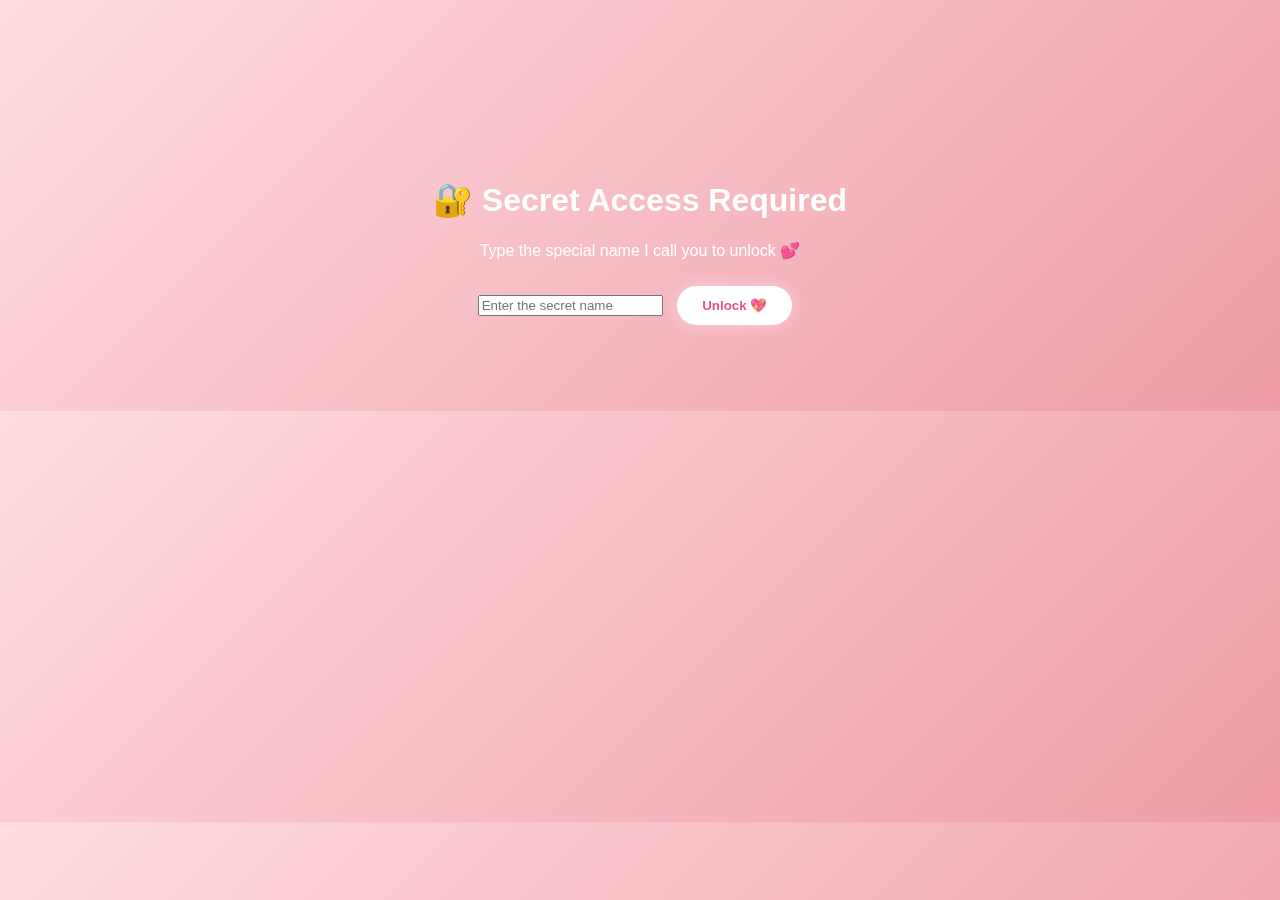
<file: index.html>
<!DOCTYPE html>
<html>
<head>
  <title>Secret 💌</title>
  <link rel="stylesheet" href="style.css">
</head>
<body class="fade-in">

  <div class="floating-hearts"></div>

<div class="floating-hearts"></div>
<audio id="bgMusic" loop>
  <source src="Lauv - I Like Me Better (Lyrics) i like me better when i'm with you.mp3" type="audio/mpeg">
</audio>

<div class="page center">
  <h1>🔐 Secret Access Required</h1>

  <p class="romantic-text">
    Type the special name I call you to unlock 💕
  </p>

  <input type="password" id="password" placeholder="Enter the secret name">
  <button onclick="checkPassword()">Unlock 💖</button>

  <p id="error" class="error-text"></p>
</div>

<script src="script.js"></script>
</body>
</html>
</file>
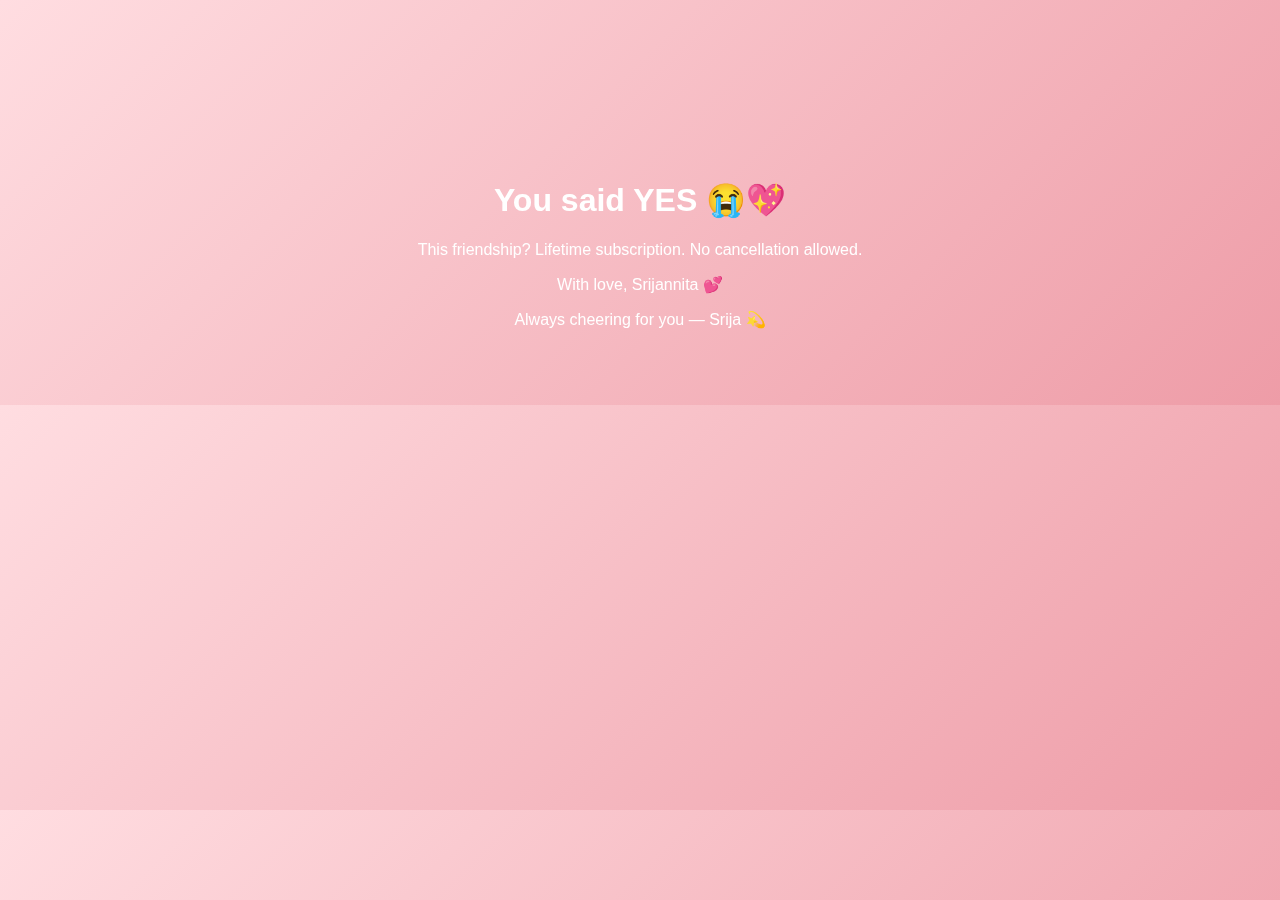
<file: final.html>
<!DOCTYPE html>
<html>
<head>
  <title>Forever 💗</title>
  <link rel="stylesheet" href="style.css">
</head>
<body class="fade-in">

<div class="floating-hearts"></div>
<audio id="bgMusic" loop>
  <source src="Lauv - I Like Me Better (Lyrics) i like me better when i'm with you.mp3" type="audio/mpeg">
</audio>

<div class="page center">
  <h1 id="secretTrigger">You said YES 😭💖</h1>

  <p>This friendship? Lifetime subscription. No cancellation allowed.</p>

  <div class="signatures">
    <p>With love, Srijannita 💕</p>
    <p>Always cheering for you — Srija 💫</p>
  </div>
</div>

<script src="script.js"></script>
</body>
</html>
</file>
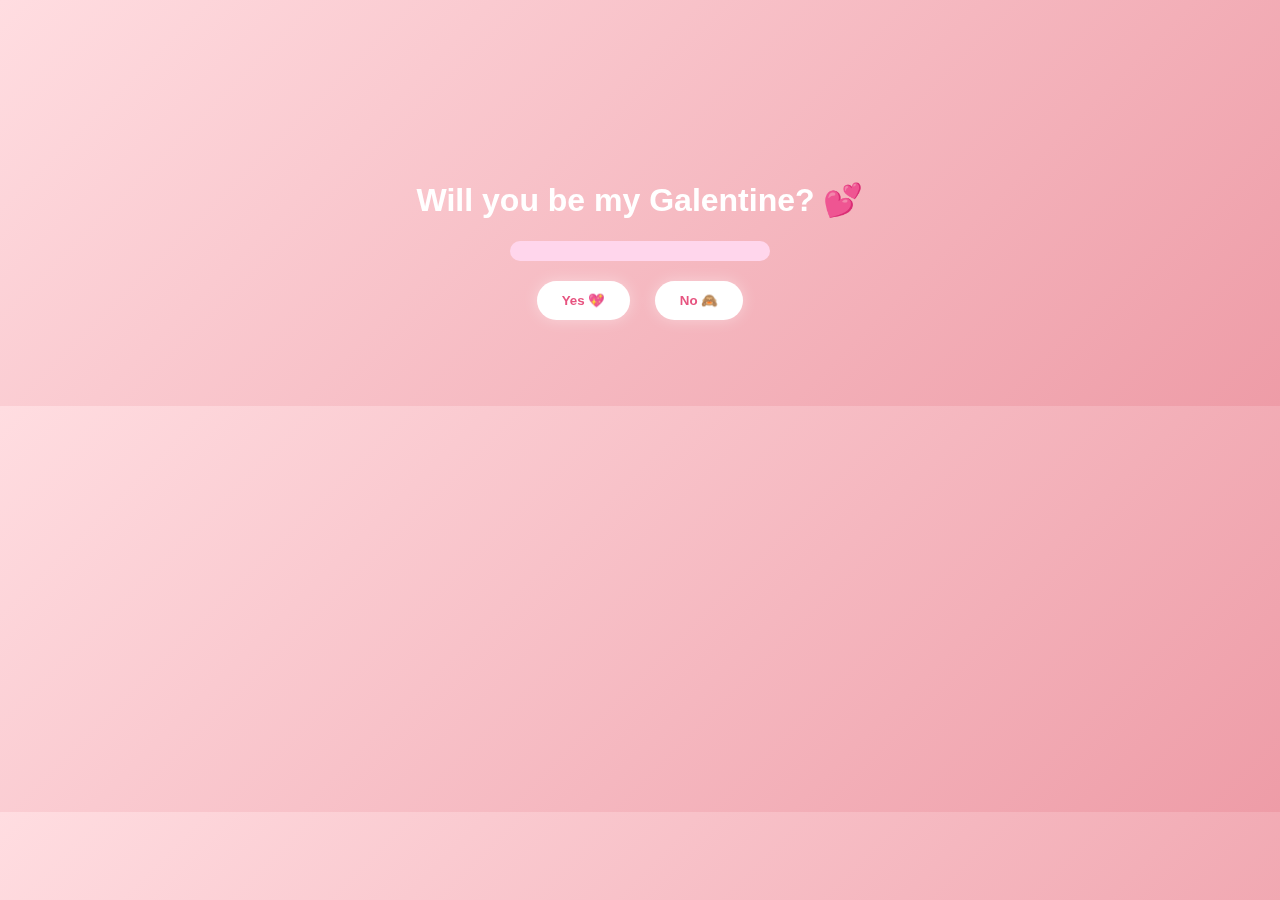
<file: Proposal.html>
<!DOCTYPE html>
<html>
<head>
  <title>Galentine 💖</title>
  <link rel="stylesheet" href="style.css">
</head>
<body class="fade-in">

<div class="floating-hearts"></div>
<audio id="bgMusic" loop>
  <source src="Lauv - I Like Me Better (Lyrics) i like me better when i'm with you.mp3" type="audio/mpeg">
</audio>

<div class="page center">
  <h1>Will you be my Galentine? 💕</h1>

  <div class="love-meter">
    <div id="loveFill"></div>
  </div>

  <div class="buttons">
    <button onclick="celebrateYes()">Yes 💖</button>
    <button onclick="moveNo(this)">No 🙈</button>
  </div>

  <p id="countdown"></p>
</div>

<script src="script.js"></script>
</body>
</html>
</file>
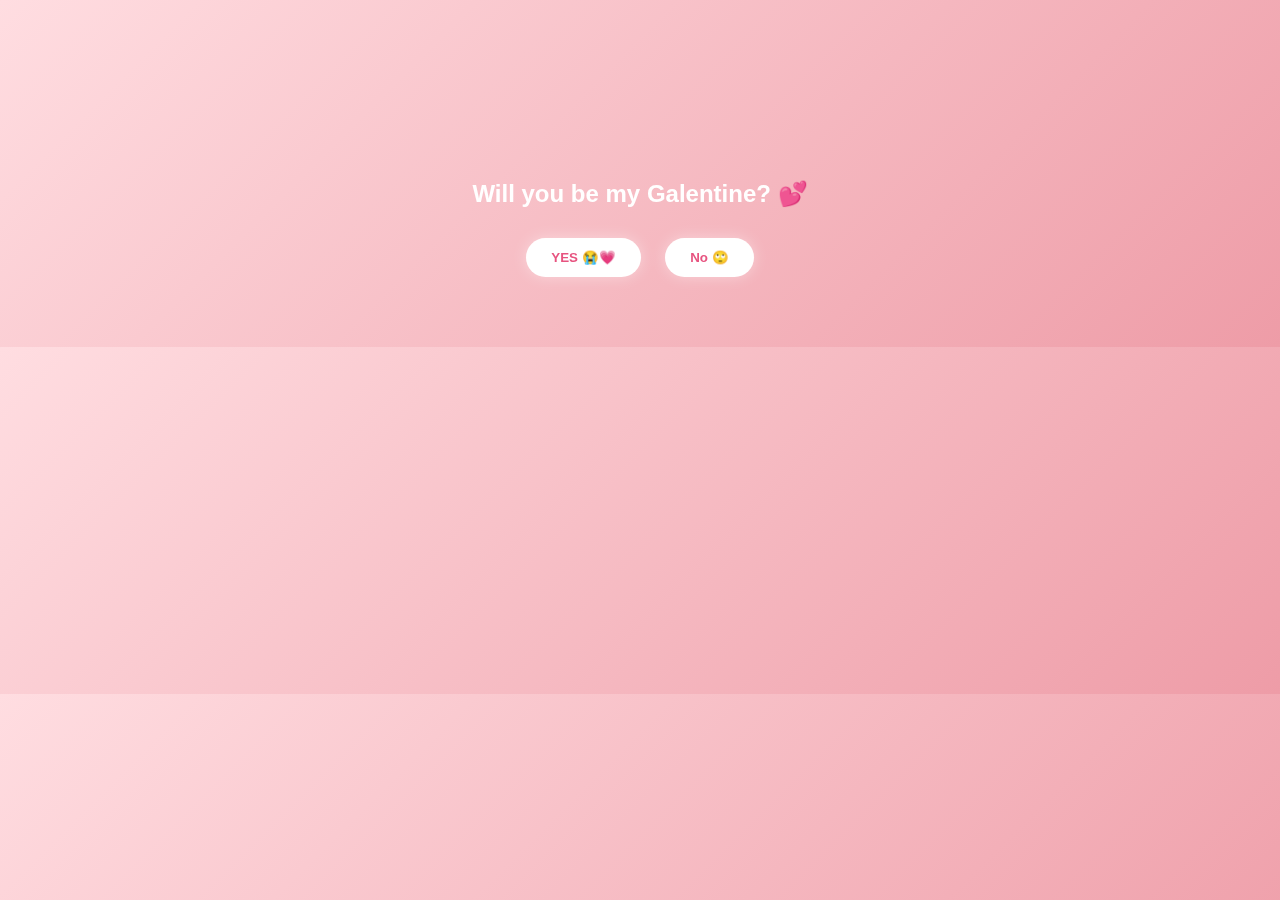
<file: proposal.html>
<!DOCTYPE html>
<html>
<head>
  <title>Galentine 💕</title>

  <link href="https://fonts.googleapis.com/css2?family=Pacifico&family=Dancing+Script:wght@700&display=swap" rel="stylesheet">
  <link rel="stylesheet" href="style.css">
</head>

<body>

<div class="floating-hearts"></div>
  
<audio id="bgMusic" loop>
  <source src="Lauv - I Like Me Better (Lyrics) i like me better when i'm with you.mp3" type="audio/mpeg">
</audio>

<!-- PROPOSAL SECTION -->
<div class="page center" id="proposalSection">
  <h2>Will you be my Galentine? 💕</h2>
  <button onclick="sayYes()">YES 😭💗</button>
  <button onclick="moveNo(this)">No 🙄</button>
</div>

<!-- YAY SECTION -->
<div class="page center hidden" id="yaySection">
  <h1 class="yay-pop">YAYY!! 🎉</h1>
  <canvas id="confetti"></canvas>
</div>

<!-- FINAL CONFIRMATION -->
<div class="page center hidden" id="finalSection">

  <h1 class="confirm-main">Galentine's Date Confirmed 💖</h1>

  <p class="subscription">
    This friendship?<br>
    <span>Lifetime subscription.</span><br>
    No cancellation allowed.
  </p>

  <p class="big-text">When: whenever you want jaaneman 💋</p>
  <p class="big-text">Where: At your fav. spot!</p>

  <p class="song-line">I like me better when I am with you 💖</p>

  <h2 class="happy-text">Happy Galentine's Day 💞</h2>
  <h3 class="signature">With love, Srijannita 💌</h3>

  <!-- LOVE METER -->
  <div class="love-meter-container">
    <p>Love Meter 💕</p>
    <div class="love-meter">
      <div class="love-fill" id="loveFill"></div>
    </div>
  </div>

  <!-- SECRET MESSAGE -->
  <p id="secretMessage" class="secret hidden">
    You unlocked the secret 😌💌 You’re stuck with me forever.
  </p>

</div>

<script src="script.js"></script>
</body>
</html>
</file>
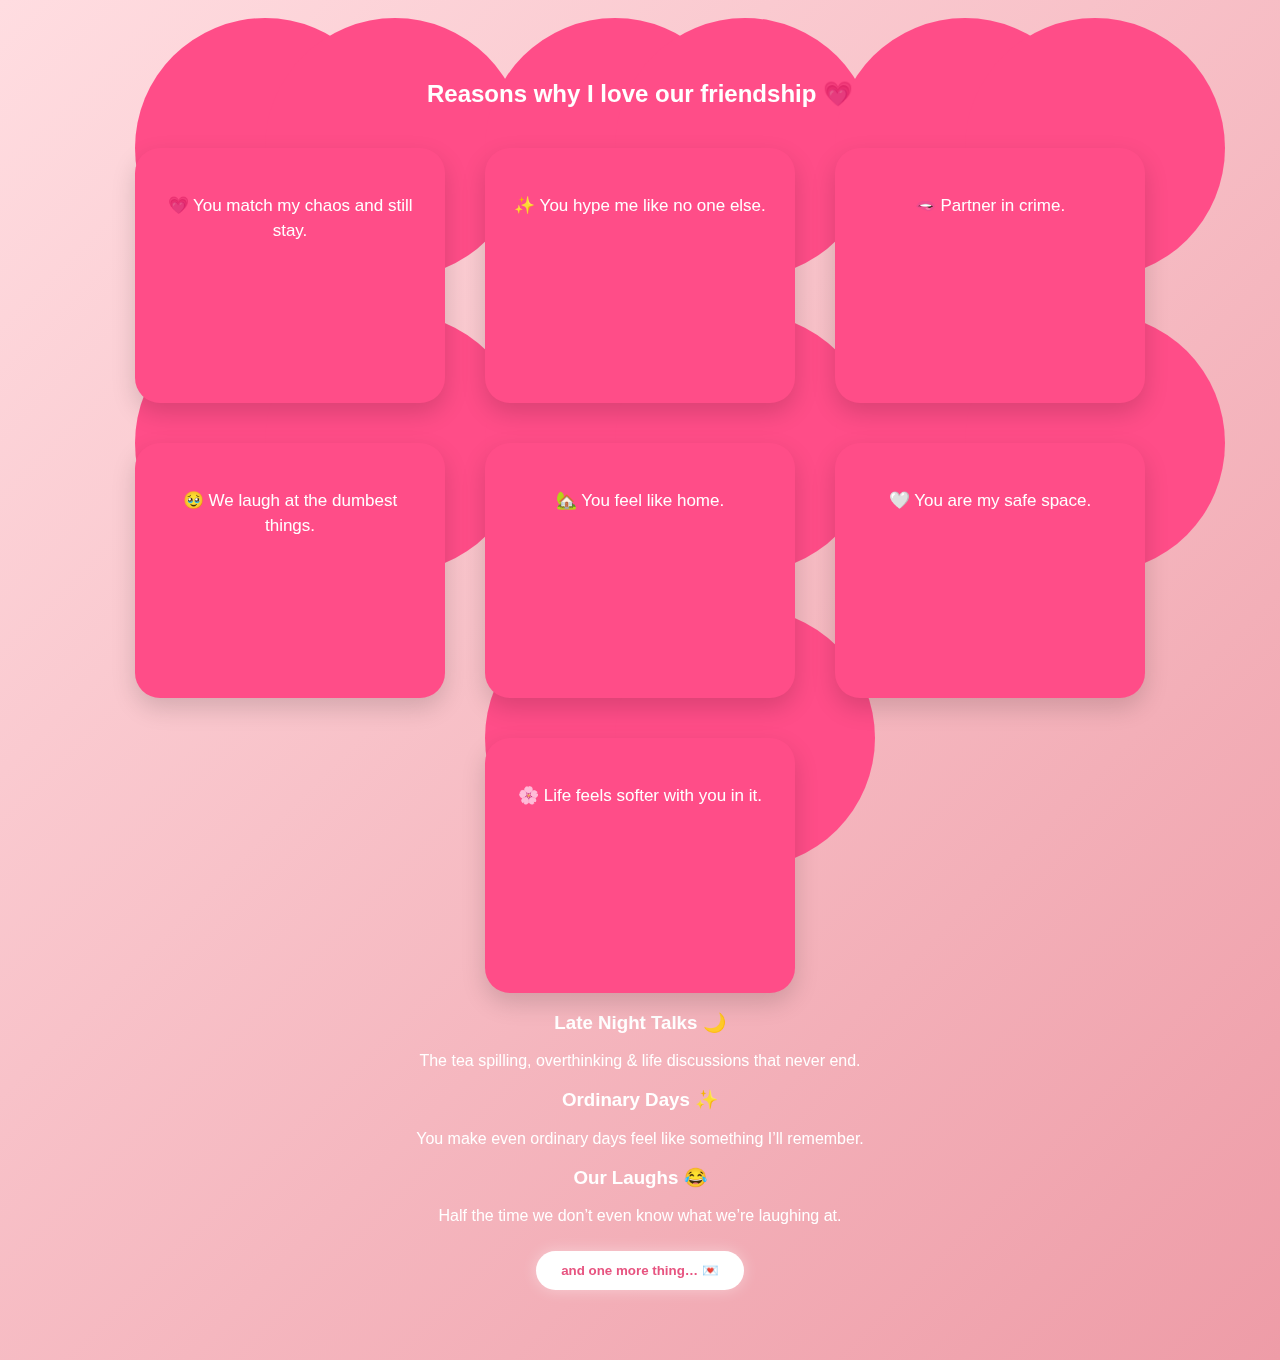
<file: reason.html>
<!DOCTYPE html>
<html>
<head>
  <title>Why I love us💞</title>
  <link rel="stylesheet" href="style.css">
</head>
<body class="fade-in">

<div class="floating-hearts"></div>
<audio id="bgMusic" loop>
  <source src="Lauv - I Like Me Better (Lyrics) i like me better when i'm with you.mp3" type="audio/mpeg">
</audio>
  
<div class="page">
  <h2>Reasons why I love our friendship 💗</h2>

  <div class="reasons-grid">
    <div class="reason-card">💗 You match my chaos and still stay.</div>
    <div class="reason-card">✨ You hype me like no one else.</div>
    <div class="reason-card">🫦 Partner in crime.</div>
    <div class="reason-card">🥹 We laugh at the dumbest things.</div>
    <div class="reason-card">🏡 You feel like home.</div>
    <div class="reason-card">🤍 You are my safe space.</div>
    <div class="reason-card">🌸 Life feels softer with you in it.</div>
  </div>
  
<div class="special cards">
    <div class="only for you card">
      <h3>Late Night Talks 🌙</h3>
      <p>The tea spilling, overthinking & life discussions that never end.</p>
    </div>

    <div class="only for you card">
      <h3>Ordinary Days ✨</h3>
      <p>You make even ordinary days feel like something I’ll remember.</p>
    </div>

    <div class="only for you card">
      <h3>Our Laughs 😂</h3>
      <p>Half the time we don’t even know what we’re laughing at.</p>
    </div>
</div>
  
  <button onclick="goToProposal()">and one more thing… 💌</button>
</div>

<script src="script.js"></script>
</body>
</html>
</file>
<file: style.css>
/* -------------------- GLOBAL -------------------- */

body {
  margin: 0;
  font-family: 'Segoe UI', sans-serif;
  background: linear-gradient(135deg, #ffdde1, #ee9ca7);
  color: white;
  text-align: center;
  overflow-x: hidden;
}

.page {
  padding: 60px 20px;
}

.center {
  margin-top: 100px;
}

.hidden {
  display: none;
}

/* -------------------- BUTTONS -------------------- */

button {
  padding: 12px 25px;
  border-radius: 25px;
  border: none;
  background: white;
  color: #e75480;
  font-weight: bold;
  cursor: pointer;
  transition: 0.3s ease;
  box-shadow: 0 0 15px rgba(255,255,255,0.4);
  margin: 10px;
}

button:hover {
  transform: scale(1.08);
  box-shadow: 0 0 25px rgba(255,255,255,0.7);
}

/* -------------------- HEART REASON CARDS -------------------- */

.reasons-grid {
  display: flex;
  flex-wrap: wrap;
  justify-content: center;
  gap: 40px;
  margin-top: 40px;
}

.reason-card {
  position: relative;
  width: 260px;
  min-height: 180px;
  padding: 45px 25px 30px 25px;
  text-align: center;
  color: white;
  font-size: 17px;
  line-height: 1.5;
  font-weight: 500;
  background: #ff4d88;
  border-radius: 25px;
  animation: heartPulse 2.5s infinite ease-in-out;
  box-shadow: 0 10px 25px rgba(0,0,0,0.15);
}

/* Heart circles */
.reason-card::before,
.reason-card::after {
  content: "";
  position: absolute;
  width: 260px;
  height: 260px;
  background: #ff4d88;
  border-radius: 50%;
  top: -130px;
  left: 0;
  z-index: -1;
}

.reason-card::after {
  left: 130px;
}

@keyframes heartPulse {
  0% { transform: scale(1); }
  50% { transform: scale(1.05); }
  100% { transform: scale(1); }
}

/* -------------------- YAY POP -------------------- */

.yay-pop {
  font-family: 'Pacifico', cursive;
  font-size: 80px;
  color: #ff2e75;
  animation: pop 0.6s ease forwards;
}

@keyframes pop {
  0% { transform: scale(0); }
  80% { transform: scale(1.2); }
  100% { transform: scale(1); }
}

/* -------------------- FINAL CONFIRMATION -------------------- */

.confirm-main {
  font-family: 'Pacifico', cursive;
  font-size: 50px;
  color: #ff2e75;
  margin-bottom: 20px;
}

.subscription {
  font-family: 'Dancing Script', cursive;
  font-size: 34px;
  line-height: 1.6;
  margin-bottom: 25px;
}

.subscription span {
  font-size: 40px;
  color: #ff0066;
}

.big-text {
  font-size: 22px;
  margin: 10px 0;
}

.song-line {
  font-style: italic;
  margin: 20px 0;
  font-size: 20px;
  color: #d63384;
}

.happy-text {
  font-family: 'Dancing Script', cursive;
  font-size: 32px;
  margin-top: 25px;
  color: #ff3385;
}

.signature {
  margin-top: 30px;
  font-size: 22px;
}

/* -------------------- LOVE METER -------------------- */

.love-meter-container {
  margin-top: 35px;
}

.love-meter {
  width: 260px;
  height: 20px;
  background: #ffd6ec;
  border-radius: 20px;
  overflow: hidden;
  margin: 10px auto;
}

.love-fill {
  height: 100%;
  width: 0%;
  background: linear-gradient(to right, hotpink, deeppink);
  border-radius: 20px;
  transition: width 2s ease;
}

.secret {
  margin-top: 20px;
  font-size: 18px;
  color: #d63384;
}

/* -------------------- FLOATING RANDOM HEARTS -------------------- */

.random-heart {
  position: fixed;
  bottom: 0;
  font-size: 25px;
  animation: floatHeart linear forwards;
}

@keyframes floatHeart {
  from { transform: translateY(0); opacity: 1; }
  to { transform: translateY(-100vh); opacity: 0; }
  }

/* -------------------- BACKGROUND FLOATING HEARTS -------------------- */

.floating-hearts {
  position: fixed;
  top: 0;
  left: 0;
  width: 100%;
  height: 100%;
  pointer-events: none;
  overflow: hidden;
  z-index: 0;
}

.bg-heart {
  position: absolute;
  bottom: -50px;
  animation: floatUp linear forwards;
  opacity: 0.7;
}

@keyframes floatUp {
  0% {
    transform: translateY(0) translateX(0);
    opacity: 0.8;
  }
  50% {
    transform: translateY(-50vh) translateX(20px);
  }
  100% {
    transform: translateY(-110vh) translateX(-20px);
    opacity: 0;
  }
}

/* Make content stay above hearts */
.page {
  position: relative;
  z-index: 2;
    }
</file>
